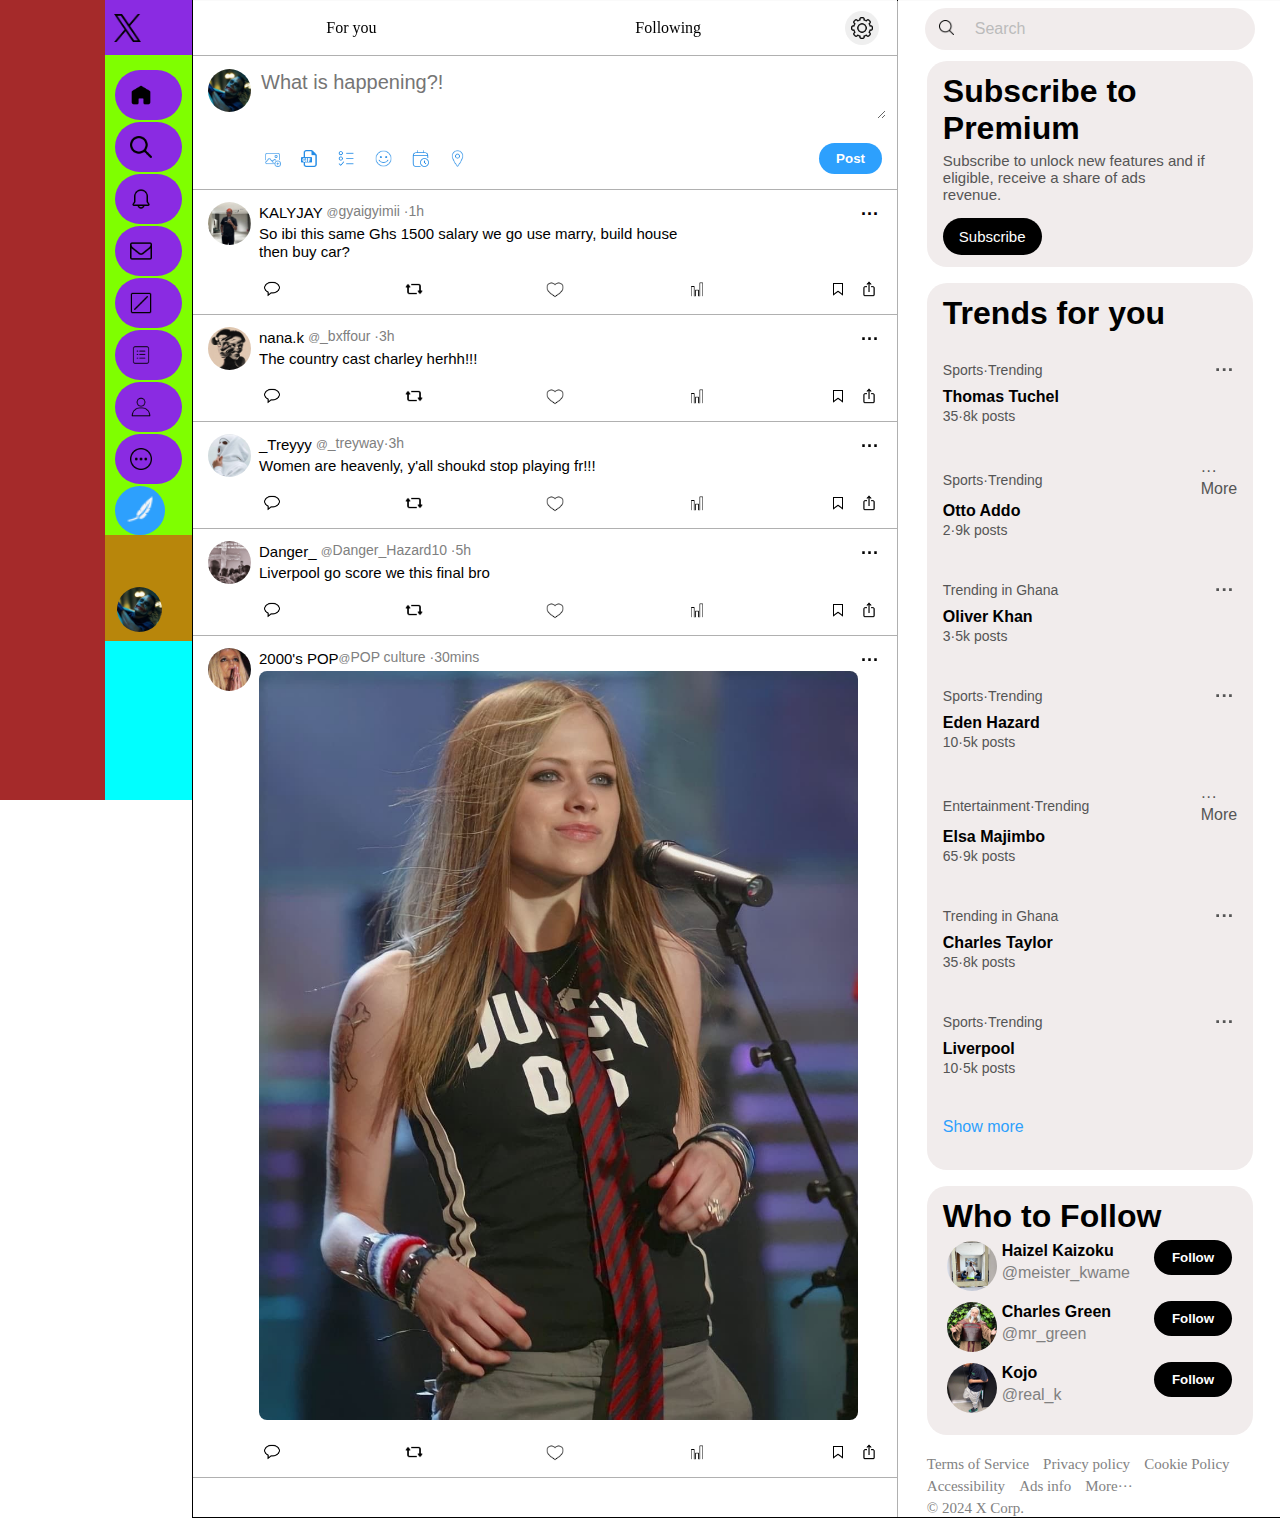
<file: index.html>
<!DOCTYPE html>
<html lang="en">

<head>
  <meta charset="UTF-8">
  <meta name="viewport" content="width=device-width, initial-scale=1.0">
  <title>Twitter-clone</title>
  <link rel="stylesheet" href="../Styles/Timeline.css">
  <link rel="stylesheet" href="../Styles/Info.css">
  <link rel="stylesheet" href="../Styles/Menu.css">
</head>
<style>

</style>

<body>
  <main class="parent-container">
    <DIV class="twitter-menu">
      <div class="menu-contents-container">
        <div class="logo-box">
          <div class="logo-container">
            <img class="logo" src="../Images/new-twitter-x-logo-transparent-png-4.png" alt="">
          </div>
        </div>
        <div class="menu-nav">
          <div class="menu-contents">
            <div class="sidebar-links">
              <div><img src="../Images/homepage.png"><span>Home</span></div>
              <div><img src="../Images/search.png"><span>Explore</span></div>
              <div><img src="../Images/bell.png"><span>Notifications</span></div>
              <div><img src="../Images/envelope-of-white-paper.png" alt=""><span>Messages</span></div>
              <div><img src="../Images/slash.png"><span>Grok</span></div>
              <div><img src="../Images/list.png"><span>Lists</span></div>
              <div><img src="../Images/profile.png"><span>Profile</span></div>
              <div><img src="../Images/more.png"><span>More</span></div>
            </div>
            <button class="hidden-menu-post-button"><img class="leaf-icon" src="../Images/icons8-haiku-24.png"
                alt=""></button>
            <button class="menu-post-button">Post</button>
          </div>

          <div class="loggedin-account">
            <div class="my-dp"> <img class="dp" src="../Images/my pp.jpg" alt=""></div>
            <div class="my-details">
              <p style="font-weight: bold;">kofi.e.a</p>
              <p style="color: gray;">@KofiAyiteyyyyyy</p>
            </div>
            <div class="more-button">&middot;&middot;&middot;</div>
          </div>
        </div>

      </div>
    </DIV>

    <div class="twitter-timeline">
      <header class="timeline-header">
        <div class="left-header">
          For you
        </div>
        <div class="right-header">
          Following
        </div>
        <div class="settings-container">
          <button><img class="settings-icon" src="../Images/settings (1).png" alt=""></button>
          <div class="tooltip">Timeline settings</div>
        </div>
      </header>

      <div class="home-timeline">
        <div class="tweet-compose-box">
          <div class="profile-picture-container"><img src="../Images/my pp.jpg" alt=""></div>
          <div class="compose-box">
            <textarea class="placeholder1" name="text" id="text" placeholder="What is happening?!"></textarea>
            <div class="media-items-container">
              <div class="media-items">
                <div class="add-media">
                  <img src="../Images/icons8-add-image-48.png" alt="" />
                  <div class="tooltip">Media</div>
                </div>
                <div class="add-gif">
                  <img src="../Images/icons8-gif-26.png" alt="" />
                  <div class="tooltip">GIF</div>
                </div>
                <div class="add-poll">
                  <img src="../Images/icons8-checklist-64.png" alt="" />
                  <div class="tooltip">Poll</div>
                </div>
                <div class="add-emojis">
                  <img src="../Images/icons8-happy-50.png" alt="" />
                  <div class="tooltip">Emoji</div>
                </div>
                <div class="add-schedule">
                  <img src="../Images/icons8-schedule-64.png" alt="" />
                  <div class="tooltip">Schedule</div>
                </div>
                <div class="add-location">
                  <img src="../Images/icons8-location-50.png" alt="" />
                </div>
              </div>
              <div class="post"><button>Post</button></div>
            </div>
          </div>
        </div>

        <div class="timeline-tweet">
          <div class="account-profile-picture"> <img src="../Images/kalyjay.jpg" alt=""></div>
          <div class="tweet-contents">
            <div class="twitter-user">
              <div class="account-details">
                <p class="user-name">KALYJAY <span class="handle"><small>@</small>gyaigyimii ·1h</span></p>
                <p class="tweet">So ibi this same Ghs 1500 salary we go use marry, build house then buy car?
                </p>
              </div>
              <div class="more-link">
                &middot;&middot;&middot;
                <div class="tooltip">More</div>
              </div>
            </div>

            <div class="reactions">
              <div class="comments-button"><img src="../Images/icons8-comments-32.png" alt="">
                <div class="tooltip">Reply</div>
              </div>
              <div class="repost-button"><img src="../Images/icons8-retweet-24.png" alt="">
                <div class="tooltip">Repost</div>
              </div>
              <div class="like-button"><img src="../Images/icons8-heart-50.png" alt="">
                <div class="tooltip">Like</div>
              </div>
              <div class="views-button"><img src="../Images/icons8-analytics-64.png" alt="">
                <div class="tooltip">Analytics</div>
              </div>
              <div class="bookmark-share-buttons-container">
                <span style="padding-right: 5px;">
                  <div class="bookmark-button"><img src="../Images/icons8-bookmark-32.png" alt="">
                    <div class="tooltip">Bookmark</div>
                  </div>
                </span>
                <div class="share-button"><img src="../Images/icons8-share-32.png" alt="">
                  <div class="tooltip">Share</div>
                </div>
              </div>
            </div>
          </div>

        </div>
        <div class="timeline-tweet">
          <div class="account-profile-picture"> <img src="../Images/23_CANFs_400x400.jpg" alt=""></div>
          <div class="tweet-contents">
            <div class="twitter-user">
              <div class="account-details">
                <p class="user-name">nana.k <span class="handle"><small>@</small>_bxffour ·3h</span></p>
                <p class="tweets">The country cast charley herhh!!!
                </p>
              </div>
              <div class="more-link">
                &middot;&middot;&middot;
                <div class="tooltip">More</div>
              </div>
            </div>

            <div class="reactions">
              <div class="comments-button"><img src="../Images/icons8-comments-32.png" alt="">
                <div class="tooltip">Reply</div>
              </div>
              <div class="repost-button"><img src="../Images/icons8-retweet-24.png" alt="">
                <div class="tooltip">Repost</div>
              </div>
              <div class="like-button"><img src="../Images/icons8-heart-50.png" alt="">
                <div class="tooltip">Like</div>
              </div>
              <div class="views-button"><img src="../Images/icons8-analytics-64.png" alt="">
                <div class="tooltip">Analytics</div>
              </div>
              <div class="bookmark-share-buttons-container">
                <span style="padding-right: 5px;">
                  <div class="bookmark-button"><img src="../Images/icons8-bookmark-32.png" alt="">
                    <div class="tooltip">Bookmark</div>
                  </div>
                </span>
                <div class="share-button"><img src="../Images/icons8-share-32.png" alt="">
                  <div class="tooltip">Share</div>
                </div>
              </div>
            </div>
          </div>

        </div>
        <div class="timeline-tweet">
          <div class="account-profile-picture"> <img src="../Images/14sXD6gU_400x400.jpg" alt=""></div>
          <div class="tweet-contents">
            <div class="twitter-user">
              <div class="account-details">
                <p class="user-name">_Treyyy <span class="handle"><small>@</small>_treyway·3h</span></p>
                <p class="tweets">Women are heavenly, y'all shoukd stop playing fr!!!
                </p>
              </div>
              <div class="more-link">
                &middot;&middot;&middot;
                <div class="tooltip">More</div>
              </div>
            </div>

            <div class="reactions">
              <div class="comments-button"><img src="../Images/icons8-comments-32.png" alt="">
                <div class="tooltip">Reply</div>
              </div>
              <div class="repost-button"><img src="../Images/icons8-retweet-24.png" alt="">
                <div class="tooltip">Repost</div>
              </div>
              <div class="like-button"><img src="../Images/icons8-heart-50.png" alt="">
                <div class="tooltip">Like</div>
              </div>
              <div class="views-button"><img src="../Images/icons8-analytics-64.png" alt="">
                <div class="tooltip">Analytics</div>
              </div>
              <div class="bookmark-share-buttons-container">
                <span style="padding-right: 5px;">
                  <div class="bookmark-button"><img src="../Images/icons8-bookmark-32.png" alt="">
                    <div class="tooltip">Bookmark</div>
                  </div>
                </span>
                <div class="share-button"><img src="../Images/icons8-share-32.png" alt="">
                  <div class="tooltip">Share</div>
                </div>
              </div>
            </div>
          </div>
        </div>

        <div class="timeline-tweet">
          <div class="account-profile-picture"> <img src="../Images/wiRjSQGg_400x400.jpg" alt=""></div>
          <div class="tweet-contents">
            <div class="twitter-user">
              <div class="account-details">
                <p class="user-name">Danger_ <span class="handle"><small>@</small>Danger_Hazard10 ·5h</span></p>
                <p class="tweets">Liverpool go score we this final bro
                </p>
              </div>
              <div class="more-link">
                &middot;&middot;&middot;
                <div class="tooltip">More</div>
              </div>
            </div>

            <div class="reactions">
              <div class="comments-button"><img src="../Images/icons8-comments-32.png" alt="">
                <div class="tooltip">Reply</div>
              </div>
              <div class="repost-button"><img src="../Images/icons8-retweet-24.png" alt="">
                <div class="tooltip">Repost</div>
              </div>
              <div class="like-button"><img src="../Images/icons8-heart-50.png" alt="">
                <div class="tooltip">Like</div>
              </div>
              <div class="views-button"><img src="../Images/icons8-analytics-64.png" alt="">
                <div class="tooltip">Analytics</div>
              </div>
              <div class="bookmark-share-buttons-container">
                <span style="padding-right: 5px;">
                  <div class="bookmark-button"><img src="../Images/icons8-bookmark-32.png" alt="">
                    <div class="tooltip">Bookmark</div>
                  </div>
                </span>
                <div class="share-button"><img src="../Images/icons8-share-32.png" alt="">
                  <div class="tooltip">Share</div>
                </div>
              </div>
            </div>
          </div>
        </div>

        <div class="timeline-tweet">
          <div class="account-profile-picture"> <img src="../Images/5FFyUXqf_400x400.jpg" alt=""></div>
          <div class="tweet-contents">
            <div class="twitter-user">
              <div class="account-details">
                <p class="user-name">2000's POP<span class="handle"><small>@</small>POP culture ·30mins</span></p>
                <p class="tweets"><img class="tl-picture" src="../Images/GHECDabXAAAH_uV.jpeg" alt="">
                </p>
              </div>
              <div class="more-link">
                &middot;&middot;&middot;
                <div class="tooltip">More</div>
              </div>
            </div>
            <div class="reactions">
              <div class="comments-button"><img src="../Images/icons8-comments-32.png" alt="">
                <div class="tooltip">Reply</div>
              </div>
              <div class="repost-button"><img src="../Images/icons8-retweet-24.png" alt="">
                <div class="tooltip">Repost</div>
              </div>
              <div class="like-button"><img src="../Images/icons8-heart-50.png" alt="">
                <div class="tooltip">Like</div>
              </div>
              <div class="views-button"><img src="../Images/icons8-analytics-64.png" alt="">
                <div class="tooltip">Analytics</div>
              </div>
              <div class="bookmark-share-buttons-container">
                <span style="padding-right: 5px;">
                  <div class="bookmark-button"><img src="../Images/icons8-bookmark-32.png" alt="">
                    <div class="tooltip">Bookmark</div>
                  </div>
                </span>
                <div class="share-button"><img src="../Images/icons8-share-32.png" alt="">
                  <div class="tooltip">Share</div>
                </div>
              </div>
            </div>
          </div>
        </div>
      </div>
    </div>

    <section class="info">
      <div class="info-head">
        <form action="">
          <button class="button" type="submit"><img class="search-icon" src="../Images/search-interface-symbol.png"
              alt=""></button>
          <input type="Search" placeholder="Search">
        </form>
      </div>
      <div class="information">
        <div class="info-contents">
          <div class="subscription">
            <h1>Subscribe to Premium</h1>
            <p>Subscribe to unlock new features and if eligible, receive a share of ads revenue.</p>
            <button>Subscribe</button>
          </div>
          <div class="trends-container">
            <h1>Trends for you</h1>
            <div class="trends-list">
              <div class="trends">
                <div class="trend-topic">
                  <div class="trend-category">Sports&middot;Trending</div>
                  <div class="more-link">
                    &middot;&middot;&middot;
                    <div class="tooltip">More</div>
                  </div>
                </div>
                <p class="trend-name">Thomas Tuchel</p>
                <p class="trend-activity">35&middot;8k posts</p>
              </div>
              <div class="trends">
                <div class="trend-topic">
                  <div class="trend-category">Sports&middot;Trending</div>
                  <div class="middots">
                    &middot;&middot;&middot;
                    <div class="tooltip">More</div>
                  </div>
                </div>
                <p class="trend-name">Otto Addo</p>
                <p class="trend-activity">2&middot;9k posts</p>
              </div>
              <div class="trends">
                <div class="trend-topic">
                  <div class="trend-category">Trending in Ghana</div>
                  <div class="more-link">
                    &middot;&middot;&middot;
                    <div class="tooltip">More</div>
                  </div>
                </div>
                <p class="trend-name">Oliver Khan</p>
                <p class="trend-activity">3&middot;5k posts</p>
              </div>
              <div class="trends">
                <div class="trend-topic">
                  <div class="trend-category">Sports&middot;Trending</div>
                  <div class="more-link">
                    &middot;&middot;&middot;
                    <div class="tooltip">More</div>
                  </div>
                </div>
                <p class="trend-name">Eden Hazard</p>
                <p class="trend-activity">10&middot;5k posts</p>
              </div>
              <div class="trends">
                <div class="trend-topic">
                  <div class="trend-category">Entertainment&middot;Trending</div>
                  <div class="middots">
                    &middot;&middot;&middot;
                    <div class="tooltip">More</div>
                  </div>
                </div>
                <p class="trend-name">Elsa Majimbo</p>
                <p class="trend-activity">65&middot;9k posts</p>
              </div>
              <div class="trends">
                <div class="trend-topic">
                  <div class="trend-category">Trending in Ghana</div>
                  <div class="more-link">
                    &middot;&middot;&middot;
                    <div class="tooltip">More</div>
                  </div>
                </div>
                <p class="trend-name">Charles Taylor</p>
                <p class="trend-activity">35&middot;8k posts</p>
              </div>
              <div class="trends">
                <div class="trend-topic">
                  <div class="trend-category">Sports&middot;Trending</div>
                  <div class="more-link">
                    &middot;&middot;&middot;
                    <div class="tooltip">More</div>
                  </div>
                </div>
                <p class="trend-name">Liverpool</p>
                <p class="trend-activity">10&middot;5k posts</p>
              </div>
            </div>
            <div class="extra-info">Show more</div>
          </div>
          <div class="suggestions">
            <h1>Who to Follow</h1>
            <div class="account-suggestion">
              <div class="dp1-box"><img class="dp1" src="../Images/pTDaFTS6_400x400.jpg" alt=""></div>
              <div class="account-info">
                <p class="account-info-name">Haizel Kaizoku</p>
                <p class="account-info-handle">@meister_kwame</p>
              </div>
              <div class="follow">
                <button>Follow</button>
              </div>
            </div>
            <div class="account-suggestion">
              <div class="dp1-box"><img class="dp1" src="../Images/eFDRl4U6_400x400.png" alt=""></div>
              <div class="account-info">
                <p class="account-info-name">Charles Green</p>
                <p class="account-info-handle">@mr_green</p>
              </div>
              <div class="follow">
                <button>Follow</button>
              </div>
            </div>
            <div class="account-suggestion">
              <div class="dp1-box"><img class="dp1" src="../Images/tQ_TFc11_400x400.jpg" alt=""></div>
              <div class="account-info">
                <p class="account-info-name">Kojo</p>
                <p class="account-info-handle">@real_k</p>
              </div>
              <div class="follow">
                <button>Follow</button>
              </div>
            </div>

          </div>
          <footer>
            <p>Terms of Service</p>
            <p>Privacy policy</p>
            <p>Cookie Policy</p>
            <p>Accessibility</p>
            <p>Ads info</p>
            <p>More&middot;&middot;&middot;</p>
            <p>&copy; 2024 X Corp.</p>
          </footer>
        </div>
      </div>
    </section>
  </main>
</body>

</html>
</file>
<file: Styles/Timeline.css>
.parent-container{
  border-style: solid;
  border-width: 1px;
  width: 100%;
  display: flex;
  margin-left: 21%;
}

.twitter-timeline {
  width: 49%;
  flex-direction: column;
  background-color: white;
  border-style: solid;
  border-width: 1px;
  border-bottom-width: 0px;
  border-left-width: 0px;
  border-color: rgb(176, 176, 176);
  display: flex;
  border-top-width: 0px;
}


.timeline-header {
  width: 49%;
  border-color: rgb(176, 176, 176);
  background-color: rgba(255, 255, 255, 0.979);
  z-index: 1000;
  display: flex;
  height: 55px;
  position: fixed;
  top: 0;
  border-bottom-width: 1px;
  border-top-width: 0px;
  border-left-width: 0px;
  border-right-width: 0px;
  border-style: solid;
}

.left-header {
  width: 45%;
  display: flex;
  align-items: center;
  justify-content: center;
  transition: background-color 0.15s;
}

.left-header:hover {
  background-color: rgb(218, 218, 218);
  cursor: pointer;
}

.right-header {
  width: 45%;
  display: flex;
  align-items: center;
  justify-content: center;
  transition: background-color 0.15s;
}

.right-header:hover {
  background-color: rgb(218, 218, 218);
  cursor: pointer;
}

.settings-container{
  width: 10%;
  display: flex;
  align-items: center;
  justify-content: center;
  position: relative;
}

.settings-container .tooltip {
  position: absolute;
  margin-top: 70px;
  width: 100px;
  background-color: rgb(84, 82, 82);
  color: white;
  border-radius: 2px;
  padding: 2px 2px;
  font-size: 14px;
  opacity: 0;
  pointer-events: none;
  transition: opacity 0.15s;
}

.settings-container:hover .tooltip {
  opacity: 1;
}

.settings-icon {
  height: 22px;
}

.settings-container button{
  padding: 6px 6px;
  display: flex;
  justify-content: center;
  border-radius: 40px;
  border-style: solid;
  border: none;
}

.settings-container button:hover {
  cursor: pointer;
  background-color: rgb(218, 218, 218);
}

.home-timeline {
  background-color: transparent;
  padding-top: 60px;
}

.tweet-compose-box{
  height: 120px;
  display: flex;
  margin-top: 8px;
  border-color: rgb(176, 176, 176);
  padding-left: 15px;
  padding-right: 15px;
  border-bottom-style: solid;
  border-bottom-width: 1px;
}

.compose-box{
  width: 100%;
}

.profile-picture-container{
  background-color: transparent;
  margin-right: 8px;
}

.profile-picture-container img{
  height: 43px;
  border-radius: 100%;
}

.placeholder1 {
  font-size: 20px;
  font-family: arial;
  border: none;
  outline: none;
  width: 100%;
  background-color: inherit;
}

.media-items-container{
  background-color: inherit;
  display: flex;
  justify-content: space-between;
  margin-top: 20px;
}

.media-items{
  display: flex;
  align-items: center;
}

.add-media,
.add-gif,
.add-poll,
.add-emojis,
.add-schedule,
.add-location{
  border-radius: 100%;
  display: flex;
  padding: 5px 5px;
  transition: background-color 0.15s;
  margin-right: 10px;
  position: relative;
}

.add-media:hover,
.add-gif:hover,
.add-poll:hover,
.add-emojis:hover,
.add-schedule:hover,
.add-location:hover{
  cursor: pointer;
  background-color: #d2e4f3;
}

.add-media .tooltip, .add-gif .tooltip, .add-poll .tooltip{
  position: absolute;
  margin-top: 28px;
  margin-left: -5px;
  background-color: rgb(109, 108, 108);
  color: white;
  font-size: 12px;
  font-family: arial;
  padding: 3px 3px;
  border-radius: 3px;
  opacity: 0;
  transition: opacity 0.15s;
  pointer-events: none;
}

.add-media:hover .tooltip {
  cursor: pointer;
  opacity: 1;
}


.add-emojis .tooltip {
  position: absolute;
  margin-top: 28px;
  margin-left: -8px;
  background-color: rgb(109, 108, 108);
  color: white;
  font-size: 12px;
  font-family: arial;
  padding: 3px 3px;
  border-radius: 3px;
  opacity: 0;
  transition: opacity 0.15s;
  pointer-events: none;
}

.edits4:hover .tooltip {
  cursor: pointer;
  opacity: 1;
}

.add-schedule .tooltip {
  position: absolute;
  margin-top: 28px;
  margin-left: -15px;
  background-color: rgb(109, 108, 108);
  color: white;
  font-size: 12px;
  font-family: arial;
  padding: 3px 3px;
  border-radius: 3px;
  opacity: 0;
  transition: opacity 0.15s;
  pointer-events: none;
}

.add-emojis:hover .tooltip, 
.add-media:hover .tooltip, 
.add-gif:hover .tooltip, 
.add-poll:hover .tooltip, 
.add-schedule:hover .tooltip {
  cursor: pointer;
  opacity: 1;
}

.media-items img{
  height: 17px;
  display: flex;
}

.post button{
  padding: 8px 17px;
  border-radius: 19px;
  font-weight: bolder;
  font-family: arial;
  border: none;
  color: white;
  background-color: #2da0fd;
}

.timeline-tweet{
  display: flex;
  vertical-align: top;
  background-color: transparent;
  padding-left: 15px;
  padding-right: 15px;
  border-bottom-style: solid;
  border-bottom-width: 1px;
  border-color: rgb(176, 176, 176);
}

.timeline-tweet:hover{
  cursor: pointer;
  background-color: rgb(240, 239, 239);
}

.account-profile-picture{
  background-color: transparent;
  margin-right: 8px;
  padding-top: 12px;
}
.account-profile-picture img{
  height: 43px;
  border-radius: 100%;
}

.tweet-contents {
  background-color: transparent;
  vertical-align: top;
  width: 100%;
  line-height: 18px;
  font-size: 15px;
  padding-bottom: 12px;
}


.twitter-user {
  background-color: transparent;
  display: flex;
  justify-content: space-between;
  font-family: arial;
  padding-top: 12px;
  vertical-align: text-bottom;
}

.user-name {
  margin-top: 0px;
  margin-bottom: 0px;
  margin-bottom: 3px;
}

.handle {
  color: gray;
  vertical-align: text-bottom;
  font-size: 14px;
}

.tweet{
  margin-top: 0px;
  width: 86%;
}
.tweets{
  margin-top: 0px;
  width: 100%;
}


.more-link{
  background-color: transparent;
  display: flex;
  font-weight: bolder;
  position: relative;
  font-size: larger;
  height: fit-content;
  padding: 3px 3px;
  border-radius: 100%;
  transition: background-color 0.15s, color 0.15s;
}

.more-link:hover {
  cursor: pointer;
  background-color: #9bd1fc;
  color: #034f8e;
}


.more-link .tooltip {
  position: absolute;
  margin-top: 30px;
  margin-left: -7px;
  font-size: 12px;
  font-family: arial;
  background-color: rgb(64, 64, 64);
  padding: 1px 2px;
  color: white;
  border-radius: 3px;
  pointer-events: none;
  opacity: 0;
  transition: opacity 0.15s;
}

.more-link:hover .tooltip {
  opacity: 1;
}


.reactions{
  display: flex;
  justify-content: space-between;
}

.reactions img{
  height: 18px;
}

.comments-button,
.repost-button,
.like-button,
.views-button,
.share-button,
.bookmark-button {
  display: flex;
  align-items: center;
  border-radius: 100%;
  transition: background-color 0.15s;
  padding: 4px 4px;
  position: relative;
}

.comments-button:hover {
  cursor: pointer;
  background: rgba(160, 225, 247, 0.7);
}

.repost-button:hover {
  cursor: pointer;
  background: rgba(176, 235, 225, 0.7);
}

.like-button:hover {
  cursor: pointer;
  background: rgba(253, 153, 166, 0.7);
}

.views-button:hover {
  cursor: pointer;
  background: rgba(142, 178, 245, 0.7);
}

.comments-button .tooltip, .share-button .tooltip, .bookmark-button .tooltip {
  position: absolute;
  margin-top: 60px;
  margin-left: -5px;
  background-color: rgb(70, 70, 70);
  font-family: arial;
  font-size: 12px;
  padding: 1px 2px;
  border-radius: 3px;
  color: white;
  transition: opacity 0.15s;
  pointer-events: none;
  opacity: 0;
}

.repost-button .tooltip {
  position: absolute;
  margin-top: 60px;
  margin-left: -8px;
  background-color: rgb(70, 70, 70);
  font-family: arial;
  font-size: 12px;
  padding: 1px 2px;
  border-radius: 3px;
  color: white;
  transition: opacity 0.15s;
  pointer-events: none;
  opacity: 0;
}

.like-button .tooltip {
  position: absolute;
  margin-top: 60px;
  margin-left: -4px;
  background-color: rgb(70, 70, 70);
  font-family: arial;
  font-size: 12px;
  padding: 1px 2px;
  border-radius: 3px;
  color: white;
  transition: opacity 0.15s;
  pointer-events: none;
  opacity: 0;
}

.views-button .tooltip {
  position: absolute;
  margin-top: 60px;
  margin-left: -15px;
  background-color: rgb(70, 70, 70);
  font-family: arial;
  font-size: 12px;
  padding: 1px 2px;
  border-radius: 3px;
  color: white;
  transition: opacity 0.15s;
  pointer-events: none;
  opacity: 0;
}

.comments-button:hover .tooltip, 
.share-button:hover .tooltip, 
.bookmark-button:hover .tooltip, 
.repost-button:hover .tooltip,
.like-button:hover .tooltip,
.views-button:hover .tooltip
{
  opacity: 1;
}

.tl-picture {
  width: 100%;
  border-radius: 8px;
}


.bookmark-share-buttons-container{
  display: flex;
}



@media screen and (max-width: 722px) {
  .add-poll,
  .add-schedule {
    display: none;
  }
}
</file>
<file: Styles/Info.css>
body {
  padding: 0;
  margin: 0;
  overflow-x: hidden;
}

.info {
  display: flex;
  width: 30%;
}

.info-head{
  display: flex;
  justify-content: center;
  width: 30%;
  padding-top: 8px;
  padding-bottom: 5px;
  position: fixed;
  top: 0;
  background-color: rgba(255, 255, 255, 0.979);
  margin-bottom: 12px;
}

form {
  color: #555;
  display: flex;
  padding: 2px;
  width: 85%;
  border-radius: 25px;
  display: flex;


  background-color: rgb(241, 236, 236);
}


input[type="search"] {
  border: none;
  background-color: rgb(241, 236, 236);
  margin: 0;
  padding: 10px 8px;
  font-size: 16px;
  color: inherit;



}

input[type="search"]::placeholder {
  color: #bbb;
}


.button {
  background-color: rgb(241, 236, 236);
  overflow: hidden;
  width: 40px;
  padding: 0;
  margin: 0;
  border: 1px solid transparent;
  border-radius: inherit;
  cursor: pointer;
}

button [type="submit"] {
  text-indent: -999px;
  overflow: hidden;
  padding: 0;
  margin: 0;
  border: 1px solid transparent;
  border-radius: inherit;
  background-color: rgb(241, 236, 236);
  cursor: pointer;
  opacity: 0.7;
}

button[type="submit"]:hover {
  opacity: 1;
}

button[type="submit"] :focus,
input[type="search"]:focus {
  box-shadow: 0 0 3px 0 transparent;
  border-color: transparent;
  outline: none;
}

.search-bar {
  margin-left: 10px;
}

.search-box {
  width: fit-content;
  padding-left: 20px;
  height: 40px;
  font-size: 16px;
  margin-left: -5px;
  border: none;
  border-radius: 30px;
  font-family: roboto, arial;
  font-weight: 500;
  background-color: rgb(241, 236, 236);
  flex-shrink: 1;
}

.search-button {
  height: 2px;
  border: none;
  border-radius: 30px;
  background-color: rgb(241, 236, 236);
}

.search-icon {
  height: 15px;
}

.information {
  margin-top: 60px;
  width: 100%;
  display: flex;
  justify-content: center;
}

.info-contents {
  width: 85%;
  height: fit-content;
}

.subscription{
  width: fit-content;
  font-family: arial;
  padding: 12px 16px;
  border-radius: 20px;
  margin-bottom: 16px;
  background-color: rgb(241, 236, 236);
}

.subscription h1 {
  margin-top: 0;
  margin-bottom: 0;
  padding-bottom: 5px;
}

.subscription p {
  font-size: 15px;
  width: 90%;
  color: #555;
  margin-top: 0;
}

.subscription button {
  padding: 10px 16px;
  color: white;
  background-color: black;
  border: none;
  border-radius: 40px;
  font-size: 15px;
  font-family: arial;
}

.trends-container{
  margin-top: 0;
  font-family: arial;
  border-radius: 20px;
  margin-bottom: 16px;
  padding-bottom: 18px;
  width: 100%;
  background-color: rgb(241, 236, 236);
}

.trends-container h1 {
  margin-top: 0px;
  margin-bottom: 0;
  padding: 12px 16px;
}

.trends {
  margin-top: 0;
  background-color: rgb(241, 236, 236);
  padding: 12px 16px;
  transition: background-color 0.15s;

}

.trends:hover {
  cursor: pointer;
  background-color: #e7e7e7;
}

.trend-topic {

  color: #555;
  display: flex;
  align-items: center;
  justify-content: space-between;
}

.trend-category {
  font-size: 14px;
}

.trend-name {
  margin-top: 4px;
  margin-bottom: 0;
  font-size: 16px;
  font-weight: 700;
}

.trend-activity {
  margin-top: 2px;
  font-size: 14px;
  color: #555;
}

.extra-info { 
  padding: 16px;
  font-family: arial;
  color: #2da0fd;
  transition: background-color 0.15s;
}

.extra-info:hover {
  cursor: pointer;
  background-color: rgb(210, 209, 209);
}

.suggestions {
  margin-bottom: 1em;
  background-color: rgb(241, 236, 236);
  padding: 12px 1em;
  border-radius: 20px;
}

.account-suggestion {
  margin-top: 5px;
  display: flex;
  margin-bottom: 10px;
  align-items: center;
  width: 100%;
}

.suggestions h1 {
  font-family: arial;
  margin-top: 0px;
  margin-bottom: 0;
}

.dp1-box {
  display: flex;
  justify-content: center;
  width: 20%;
}

.dp1 {
  height: 50px;
  border-radius: 100%;
}

.account-info {
  vertical-align: top;
  width: 50%;
}

.account-info-name {
  margin-top: 0;
  margin-bottom: 0;
  font-family: arial;
  font-weight: 700;
}

.account-info-handle {
  margin-top: 13px;
  line-height: 0px;
  font-family: arial;
  color: gray;
}

.follow{
  margin-bottom: 1em;
  width: 30%;
  display: flex;
  justify-content: center;
}

.follow button {
  font-family: arial;
  font-weight: bold;
  padding: 10px 18px;
  border-radius: 50px;
  background-color: black;
  color: white;
  border: none;
  transition: background-color 0.15s;
}

.follow button:hover {
  cursor: pointer;
  background-color: rgb(58, 58, 58);
}

footer{
  background-color: inherit;
}

footer p{
  display: inline-block;
 margin-bottom: 0;
 font-size: 15px;
 color: #828282;
 margin-right: 10px;
 margin-top: 5px;
}

footer p:hover{
  cursor: pointer;
  text-decoration: underline;
}


@media screen and (max-width: 1100px) {
  .info {
    display: none;
  }
  .twitter-timeline ,.timeline-header{
    width: 72%;
  }

}
</file>
<file: Styles/Menu.css>
.twitter-menu {
  height: 800px;
  display: flex;
  justify-content: center;
  width: 21%;
  position: fixed;
  left: 0;
  top: 0;
  background-color: brown;
}

.logo {
  height: 28px;
}

.logo-box{
  background-color: blueviolet;
  display: flex;
  align-items: center;
  min-height: 55px;
}

.logo-container {
  display: flex;
  align-items: center;
  justify-content: center;
  border-radius: 100%;
  height: 45px;
  width: 45px;
}

.logo-container:hover {
  cursor: pointer;
  background-color: #dad9d9;
}

.menu-contents-container{
  display: flex;
  flex-direction: column;
  background-color: aqua;
}

.menu-nav{
  background-color: darkgoldenrod;
  display: flex;
  flex-direction: column;
  justify-content: space-between;
  height: 586px;
}

.menu-contents {
  background-color: chartreuse;
  margin-top: 0px;
  padding-left: 10px;
  padding-right: 10px;
  padding-top: 15px;
  margin-bottom: 0px;
}

.sidebar-links{
  display: flex;
  flex-direction: column;
  justify-content: center;
}

.sidebar-links div{
  height: 50px;
  margin-bottom: 2px;
  display: flex;
  align-items: center;
  justify-content: center;
  font-family: arial;
  width: fit-content;
  padding-left: 15px;
  padding-right: 15px;
  border-radius: 100px;
  font-weight: 700;
  background-color: blueviolet;
}

.sidebar-links div:hover {
  cursor: pointer;
  background-color: #dad9d9;
}


.sidebar-links img{
  height: 22px;
  margin-right: 15px;
}


.menu-post-button{
  padding: 15px 90px;
  border-radius: 50px;
  background-color: #2da0fd;
  color: white;
  border: none;
  font: arial;
  font-weight: bold;
  font-size: 17px;
  transition: background-color 0.15s;
}

.menu-button:hover {
  cursor: pointer;
background-color: #306ea0;
}

.loggedin-account {
 padding: 5px 12px;
  display: flex;
  flex-direction: row;
  border-radius: 100px;
  font-family: arial;
transition: background-color 0.15s;
  align-items: center;
}
.loggedin-account:hover{
  cursor: pointer;
  background-color: #dad9d9;
}

.my-dp {
  width: 20%;
}

.dp {
  height: 45px;
  border-radius: 100%;
}

.my-details {
  width: 60%;
  line-height: 5px;
  padding-left: 10px;
}

.more-button{
  width: 30%;
  text-align: center;
  font-weight: bold;
  font-size: larger;
}

.hidden-menu-post-button{
  background-color: #2da0fd;
  border-width: 1px;
  padding: 8px 10px;
  border-radius: 100%;
  border: none;
  display: none;
  
}
.menu-button2:hover{
cursor: pointer;
background-color: #306ea0;
}
.leaf-icon{
  height: 30px;
}
@media screen and (max-width: 1300px) {
  .sidebar-links span{
    display: none;
  }
  .parent-container{
    margin-left: 15%;
  }
  .twitter-menu{
    justify-content: end;
    width: 15%;
  }
  .twitter-timeline ,.timeline-header{
    width: 55%;
  }
 
  .menu-post-button {
    display: none;
  }
  .hidden-menu-post-button{
    display: initial;
  }
  .my-details, .more-button{
    display: none;
  }
  
}

@media screen and (max-width: 1100px) {

  .twitter-timeline ,.timeline-header{
    width: 70%;
  }
}

@media screen and (max-width: 710px) {

  .twitter-timeline , .timeline-header{
    width: 83%;
  }
}
</file>
